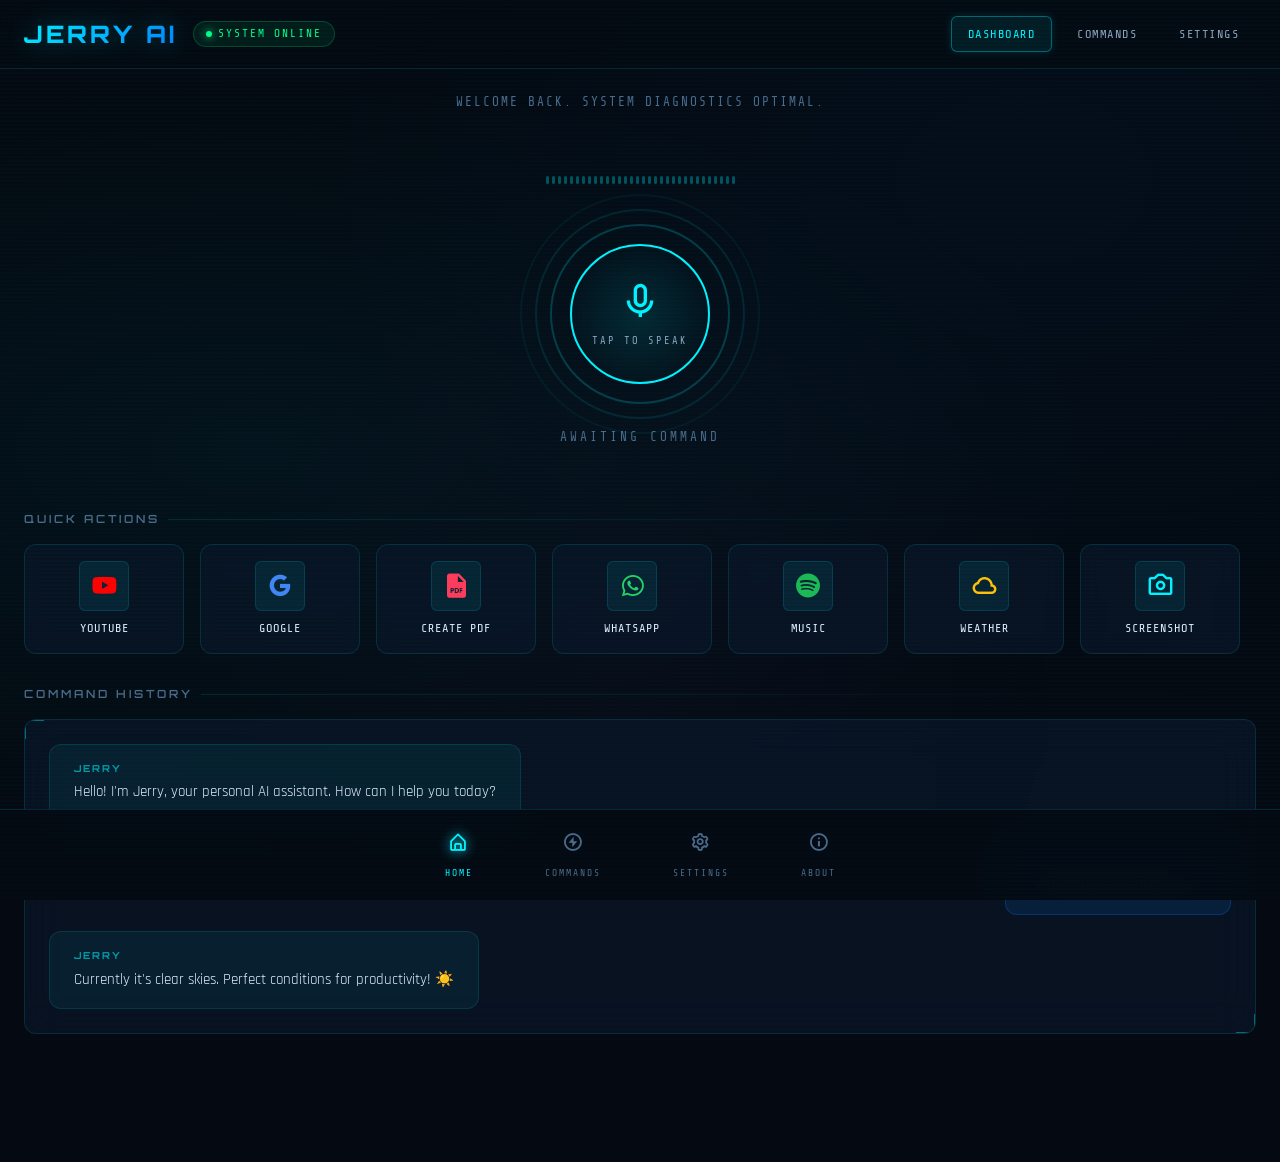
<file: index.html>
<!DOCTYPE html>
<html lang="en">
<head>
  <meta charset="UTF-8">
  <meta name="viewport" content="width=device-width, initial-scale=1.0">
  <meta name="description" content="Jerry AI — Your personal AI voice assistant. Control your PC and Android with futuristic voice commands.">
  <title>Jerry AI — Dashboard</title>
  <link rel="stylesheet" href="index.css">
  <link rel="icon" href="data:image/svg+xml,<svg xmlns='http://www.w3.org/2000/svg' viewBox='0 0 100 100'><text y='.9em' font-size='90'>🤖</text></svg>">
  <link href='https://unpkg.com/boxicons@2.1.4/css/boxicons.min.css' rel='stylesheet'>
  <!-- PWA -->
  <link rel="manifest" href="manifest.json">
  <meta name="theme-color" content="#050a12">
  <meta name="apple-mobile-web-app-capable" content="yes">
  <meta name="apple-mobile-web-app-status-bar-style" content="black-translucent">
  <meta name="apple-mobile-web-app-title" content="Jerry AI">
  <link rel="apple-touch-icon" href="icons/icon-192.png">
</head>
<body>
  <div class="app-container">

    <!-- ═══ HEADER ═══ -->
    <header class="header" id="main-header">
      <div class="header-brand">
        <span class="header-logo">JERRY AI</span>
        <div class="status-badge">
          <span class="status-dot"></span>
          <span>System Online</span>
        </div>
      </div>
      <nav class="header-nav">
        <a href="index.html" class="active">Dashboard</a>
        <a href="commands.html">Commands</a>
        <a href="settings.html">Settings</a>
      </nav>
    </header>

    <!-- ═══ MAIN CONTENT ═══ -->
    <main class="main-content">

      <!-- Welcome Message -->
      <div class="fade-in" style="text-align:center; margin-bottom: 8px;">
        <p style="font-family:var(--font-mono); font-size:0.8rem; color:var(--text-muted); letter-spacing:2px; text-transform:uppercase;">
          Welcome back. System diagnostics optimal.
        </p>
      </div>

      <!-- ─── Voice Activation ─── -->
      <section class="voice-section fade-in" id="voice-section">
        <!-- Waveform Visualizer -->
        <div class="waveform-container" id="waveform">
          <!-- Bars injected by JS -->
        </div>

        <!-- Voice Button -->
        <div class="voice-btn-wrapper">
          <div class="voice-btn-ring"></div>
          <div class="voice-btn-ring"></div>
          <div class="voice-btn-ring"></div>
          <button class="voice-btn" id="voice-btn" aria-label="Activate voice command">
            <span class="mic-icon"><i class='bx bx-microphone'></i></span>
            <span class="btn-label">Tap to speak</span>
          </button>
        </div>
        <p class="voice-status" id="voice-status">Awaiting command</p>
      </section>

      <!-- ─── Quick Actions ─── -->
      <section class="quick-actions slide-up" id="quick-actions">
        <div class="section-label">Quick Actions</div>
        <div class="actions-row stagger-children" id="actions-row">
          <div class="action-card" data-action="open-youtube">
            <div class="card-icon" style="color: #ff0000;"><i class='bx bxl-youtube'></i></div>
            <span class="card-title">YouTube</span>
          </div>
          <div class="action-card" data-action="open-google">
            <div class="card-icon" style="color: #4285F4;"><i class='bx bxl-google'></i></div>
            <span class="card-title">Google</span>
          </div>
          <div class="action-card" data-action="create-pdf">
            <div class="card-icon" style="color: #ff3b5c;"><i class='bx bxs-file-pdf'></i></div>
            <span class="card-title">Create PDF</span>
          </div>
          <div class="action-card" data-action="send-whatsapp">
            <div class="card-icon" style="color: #25D366;"><i class='bx bxl-whatsapp'></i></div>
            <span class="card-title">WhatsApp</span>
          </div>
          <div class="action-card" data-action="play-music">
            <div class="card-icon" style="color: #1DB954;"><i class='bx bxl-spotify'></i></div>
            <span class="card-title">Music</span>
          </div>
          <div class="action-card" data-action="weather">
            <div class="card-icon" style="color: #ffc107;"><i class='bx bx-cloud'></i></div>
            <span class="card-title">Weather</span>
          </div>
          <div class="action-card" data-action="screenshot">
            <div class="card-icon" style="color: var(--cyan);"><i class='bx bx-camera'></i></div>
            <span class="card-title">Screenshot</span>
          </div>
          <div class="action-card" data-action="notepad">
            <div class="card-icon" style="color: var(--cyan);"><i class='bx bx-notepad'></i></div>
            <span class="card-title">Notepad</span>
          </div>
        </div>
      </section>

      <!-- ─── Chat History ─── -->
      <section class="chat-section slide-up" id="chat-section">
        <div class="section-label">Command History</div>
        <div class="chat-panel glass hud-frame" id="chat-panel">
          <!-- Default messages -->
          <div class="chat-bubble jerry">
            <div class="bubble-label">Jerry</div>
            Hello! I'm Jerry, your personal AI assistant. How can I help you today?
          </div>
          <div class="chat-bubble user">
            <div class="bubble-label">You</div>
            "What's the weather today?"
          </div>
          <div class="chat-bubble jerry">
            <div class="bubble-label">Jerry</div>
            Currently it's clear skies. Perfect conditions for productivity! ☀️
          </div>
        </div>
      </section>

      <div class="content-spacer"></div>
    </main>

    <!-- ═══ BOTTOM NAVIGATION ═══ -->
    <nav class="bottom-nav" id="bottom-nav">
      <a href="index.html" class="nav-item active" id="nav-home">
        <span class="nav-icon"><i class='bx bx-home-alt'></i></span>
        <span class="nav-label">Home</span>
      </a>
      <a href="commands.html" class="nav-item" id="nav-commands">
        <span class="nav-icon"><i class='bx bx-bolt-circle'></i></span>
        <span class="nav-label">Commands</span>
      </a>
      <a href="settings.html" class="nav-item" id="nav-settings">
        <span class="nav-icon"><i class='bx bx-cog'></i></span>
        <span class="nav-label">Settings</span>
      </a>
      <a href="#about" class="nav-item" id="nav-about" onclick="showAbout()">
        <span class="nav-icon"><i class='bx bx-info-circle'></i></span>
        <span class="nav-label">About</span>
      </a>
    </nav>

  </div>

  <!-- ═══ ABOUT MODAL ═══ -->
  <div id="about-modal" style="display:none; position:fixed; inset:0; z-index:200; background:rgba(0,0,0,0.8); backdrop-filter:blur(10px); display:none; align-items:center; justify-content:center;">
    <div class="glass-strong about-panel" style="max-width:500px; width:90%; position:relative;">
      <button onclick="closeAbout()" style="position:absolute;top:16px;right:16px;background:none;border:none;color:var(--text-muted);font-size:1.5rem;cursor:pointer;">✕</button>
      <div class="about-logo">JERRY AI</div>
      <div class="about-version">v1.0.0 — Neural Interface</div>
      <p class="about-desc">
        Your personal AI voice assistant. Built with Python voice recognition, Web Speech API,
        and a futuristic HUD interface. Control your PC and Android devices with natural voice commands.
      </p>
      <div style="font-family:var(--font-mono); font-size:0.7rem; color:var(--text-muted); letter-spacing:1px;">
        Core: Python + WebSocket • UI: Custom HUD<br>
        Designed with Google Stitch
      </div>
    </div>
  </div>

  <script src="app.js"></script>
</body>
</html>
</file>
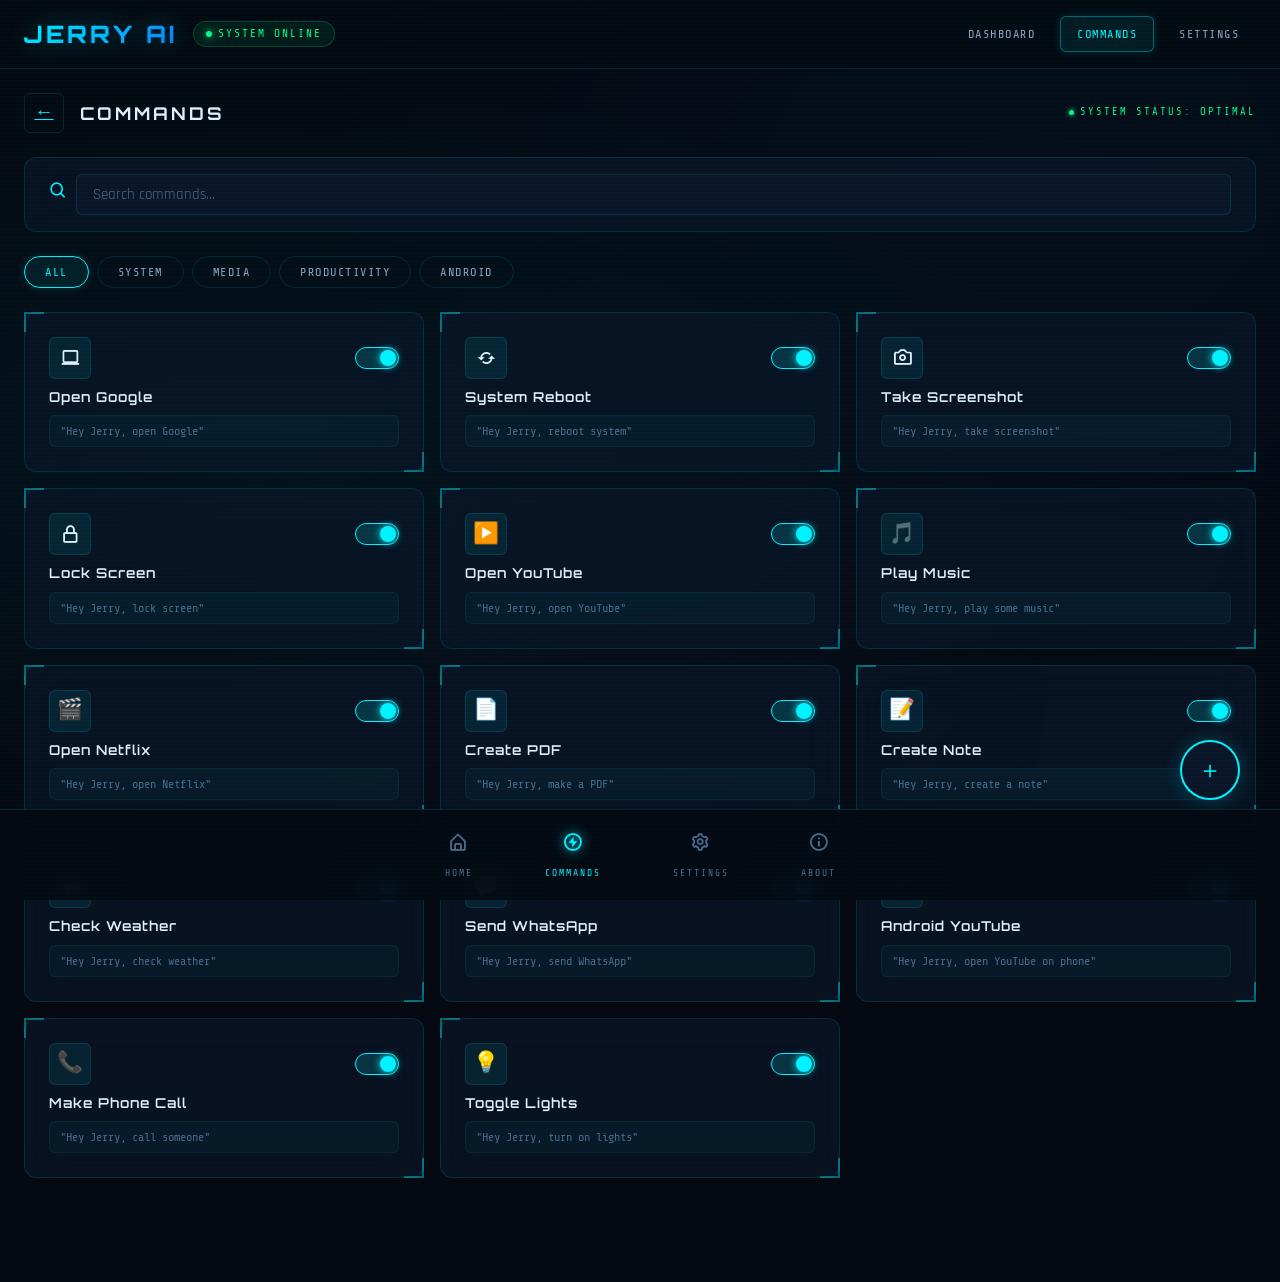
<file: commands.html>
<!DOCTYPE html>
<html lang="en">
<head>
  <meta charset="UTF-8">
  <meta name="viewport" content="width=device-width, initial-scale=1.0">
  <meta name="description" content="Jerry AI — Browse and manage all available voice commands.">
  <title>Jerry AI — Commands</title>
  <link rel="stylesheet" href="index.css">
  <link rel="icon" href="data:image/svg+xml,<svg xmlns='http://www.w3.org/2000/svg' viewBox='0 0 100 100'><text y='.9em' font-size='90'>🤖</text></svg>">
  <link href='https://unpkg.com/boxicons@2.1.4/css/boxicons.min.css' rel='stylesheet'>
  <link rel="manifest" href="manifest.json">
  <meta name="theme-color" content="#050a12">
  <meta name="apple-mobile-web-app-capable" content="yes">
  <meta name="apple-mobile-web-app-status-bar-style" content="black-translucent">
  <link rel="apple-touch-icon" href="icons/icon-192.png">
</head>
<body>
  <div class="app-container">

    <!-- ═══ HEADER ═══ -->
    <header class="header">
      <div class="header-brand">
        <span class="header-logo">JERRY AI</span>
        <div class="status-badge">
          <span class="status-dot"></span>
          <span>System Online</span>
        </div>
      </div>
      <nav class="header-nav">
        <a href="index.html">Dashboard</a>
        <a href="commands.html" class="active">Commands</a>
        <a href="settings.html">Settings</a>
      </nav>
    </header>

    <!-- ═══ MAIN CONTENT ═══ -->
    <main class="main-content">

      <!-- Page Header -->
      <div class="page-header fade-in">
        <a href="index.html" class="back-btn" aria-label="Go back">←</a>
        <h1 class="page-title">Commands</h1>
        <div class="system-status">System Status: Optimal</div>
      </div>

      <!-- Search Bar -->
      <div class="search-bar glass fade-in" id="search-bar">
        <span class="search-icon"><i class='bx bx-search'></i></span>
        <input type="text" id="cmd-search" placeholder="Search commands..." autocomplete="off">
      </div>

      <!-- Category Tabs -->
      <div class="category-tabs fade-in" id="category-tabs">
        <button class="tab-pill active" data-cat="all">All</button>
        <button class="tab-pill" data-cat="system">System</button>
        <button class="tab-pill" data-cat="media">Media</button>
        <button class="tab-pill" data-cat="productivity">Productivity</button>
        <button class="tab-pill" data-cat="android">Android</button>
      </div>

      <!-- Command Grid -->
      <div class="command-grid stagger-children" id="command-grid">

        <!-- SYSTEM -->
        <div class="command-card glass hud-frame" data-category="system">
          <div class="command-card-header">
            <div class="cmd-icon"><i class='bx bx-laptop'></i></div>
            <div class="toggle-switch on" data-cmd="open-google"></div>
          </div>
          <div class="command-name">Open Google</div>
          <div class="command-trigger">"Hey Jerry, open Google"</div>
        </div>

        <div class="command-card glass hud-frame" data-category="system">
          <div class="command-card-header">
            <div class="cmd-icon"><i class='bx bx-refresh'></i></div>
            <div class="toggle-switch on" data-cmd="reboot"></div>
          </div>
          <div class="command-name">System Reboot</div>
          <div class="command-trigger">"Hey Jerry, reboot system"</div>
        </div>

        <div class="command-card glass hud-frame" data-category="system">
          <div class="command-card-header">
            <div class="cmd-icon"><i class='bx bx-camera'></i></div>
            <div class="toggle-switch on" data-cmd="screenshot"></div>
          </div>
          <div class="command-name">Take Screenshot</div>
          <div class="command-trigger">"Hey Jerry, take screenshot"</div>
        </div>

        <div class="command-card glass hud-frame" data-category="system">
          <div class="command-card-header">
            <div class="cmd-icon"><i class='bx bx-lock-alt'></i></div>
            <div class="toggle-switch on" data-cmd="lock"></div>
          </div>
          <div class="command-name">Lock Screen</div>
          <div class="command-trigger">"Hey Jerry, lock screen"</div>
        </div>

        <!-- MEDIA -->
        <div class="command-card glass hud-frame" data-category="media">
          <div class="command-card-header">
            <div class="cmd-icon">▶️</div>
            <div class="toggle-switch on" data-cmd="open-youtube"></div>
          </div>
          <div class="command-name">Open YouTube</div>
          <div class="command-trigger">"Hey Jerry, open YouTube"</div>
        </div>

        <div class="command-card glass hud-frame" data-category="media">
          <div class="command-card-header">
            <div class="cmd-icon">🎵</div>
            <div class="toggle-switch on" data-cmd="play-music"></div>
          </div>
          <div class="command-name">Play Music</div>
          <div class="command-trigger">"Hey Jerry, play some music"</div>
        </div>

        <div class="command-card glass hud-frame" data-category="media">
          <div class="command-card-header">
            <div class="cmd-icon">🎬</div>
            <div class="toggle-switch on" data-cmd="play-netflix"></div>
          </div>
          <div class="command-name">Open Netflix</div>
          <div class="command-trigger">"Hey Jerry, open Netflix"</div>
        </div>

        <!-- PRODUCTIVITY -->
        <div class="command-card glass hud-frame" data-category="productivity">
          <div class="command-card-header">
            <div class="cmd-icon">📄</div>
            <div class="toggle-switch on" data-cmd="create-pdf"></div>
          </div>
          <div class="command-name">Create PDF</div>
          <div class="command-trigger">"Hey Jerry, make a PDF"</div>
        </div>

        <div class="command-card glass hud-frame" data-category="productivity">
          <div class="command-card-header">
            <div class="cmd-icon">📝</div>
            <div class="toggle-switch on" data-cmd="create-note"></div>
          </div>
          <div class="command-name">Create Note</div>
          <div class="command-trigger">"Hey Jerry, create a note"</div>
        </div>

        <div class="command-card glass hud-frame" data-category="productivity">
          <div class="command-card-header">
            <div class="cmd-icon">🌤️</div>
            <div class="toggle-switch on" data-cmd="weather"></div>
          </div>
          <div class="command-name">Check Weather</div>
          <div class="command-trigger">"Hey Jerry, check weather"</div>
        </div>

        <div class="command-card glass hud-frame" data-category="productivity">
          <div class="command-card-header">
            <div class="cmd-icon">💬</div>
            <div class="toggle-switch on" data-cmd="send-whatsapp"></div>
          </div>
          <div class="command-name">Send WhatsApp</div>
          <div class="command-trigger">"Hey Jerry, send WhatsApp"</div>
        </div>

        <!-- ANDROID -->
        <div class="command-card glass hud-frame" data-category="android">
          <div class="command-card-header">
            <div class="cmd-icon">📱</div>
            <div class="toggle-switch on" data-cmd="android-youtube"></div>
          </div>
          <div class="command-name">Android YouTube</div>
          <div class="command-trigger">"Hey Jerry, open YouTube on phone"</div>
        </div>

        <div class="command-card glass hud-frame" data-category="android">
          <div class="command-card-header">
            <div class="cmd-icon">📞</div>
            <div class="toggle-switch on" data-cmd="android-call"></div>
          </div>
          <div class="command-name">Make Phone Call</div>
          <div class="command-trigger">"Hey Jerry, call someone"</div>
        </div>

        <div class="command-card glass hud-frame" data-category="android">
          <div class="command-card-header">
            <div class="cmd-icon">💡</div>
            <div class="toggle-switch on" data-cmd="toggle-lights"></div>
          </div>
          <div class="command-name">Toggle Lights</div>
          <div class="command-trigger">"Hey Jerry, turn on lights"</div>
        </div>

      </div>

      <div class="content-spacer"></div>
    </main>

    <!-- Floating Add Button -->
    <button class="fab" id="fab-add" aria-label="Add custom command" title="Add Custom Command">＋</button>

    <!-- ═══ BOTTOM NAVIGATION ═══ -->
    <nav class="bottom-nav">
      <a href="index.html" class="nav-item">
        <span class="nav-icon"><i class='bx bx-home-alt'></i></span>
        <span class="nav-label">Home</span>
      </a>
      <a href="commands.html" class="nav-item active">
        <span class="nav-icon"><i class='bx bx-bolt-circle'></i></span>
        <span class="nav-label">Commands</span>
      </a>
      <a href="settings.html" class="nav-item">
        <span class="nav-icon"><i class='bx bx-cog'></i></span>
        <span class="nav-label">Settings</span>
      </a>
      <a href="index.html#about" class="nav-item">
        <span class="nav-icon"><i class='bx bx-info-circle'></i></span>
        <span class="nav-label">About</span>
      </a>
    </nav>

  </div>

  <!-- ═══ ADD COMMAND MODAL ═══ -->
  <div id="add-cmd-modal" style="display:none; position:fixed; inset:0; z-index:200; background:rgba(0,0,0,0.8); backdrop-filter:blur(10px); align-items:center; justify-content:center;">
    <div class="glass-strong" style="max-width:480px; width:90%; padding:32px; border-radius:var(--radius-lg); position:relative;">
      <button onclick="document.getElementById('add-cmd-modal').style.display='none'" style="position:absolute;top:16px;right:16px;background:none;border:none;color:var(--text-muted);font-size:1.5rem;cursor:pointer;">✕</button>
      <h2 style="font-family:var(--font-display);font-size:0.85rem;letter-spacing:3px;color:var(--cyan);text-transform:uppercase;margin-bottom:24px;">Add Custom Command</h2>
      <div style="display:flex;flex-direction:column;gap:16px;">
        <div>
          <label style="font-family:var(--font-mono);font-size:0.7rem;color:var(--text-muted);text-transform:uppercase;letter-spacing:1px;display:block;margin-bottom:6px;">Command Name</label>
          <input type="text" id="new-cmd-name" placeholder="e.g. Open Spotify">
        </div>
        <div>
          <label style="font-family:var(--font-mono);font-size:0.7rem;color:var(--text-muted);text-transform:uppercase;letter-spacing:1px;display:block;margin-bottom:6px;">Trigger Phrase</label>
          <input type="text" id="new-cmd-trigger" placeholder='e.g. "Hey Jerry, open Spotify"'>
        </div>
        <div>
          <label style="font-family:var(--font-mono);font-size:0.7rem;color:var(--text-muted);text-transform:uppercase;letter-spacing:1px;display:block;margin-bottom:6px;">Category</label>
          <select id="new-cmd-category">
            <option value="system">System</option>
            <option value="media">Media</option>
            <option value="productivity">Productivity</option>
            <option value="android">Android</option>
          </select>
        </div>
        <button class="btn-save" style="margin-top:8px;" onclick="addCustomCommand()">Add Command</button>
      </div>
    </div>
  </div>

  <script src="app.js"></script>
</body>
</html>
</file>
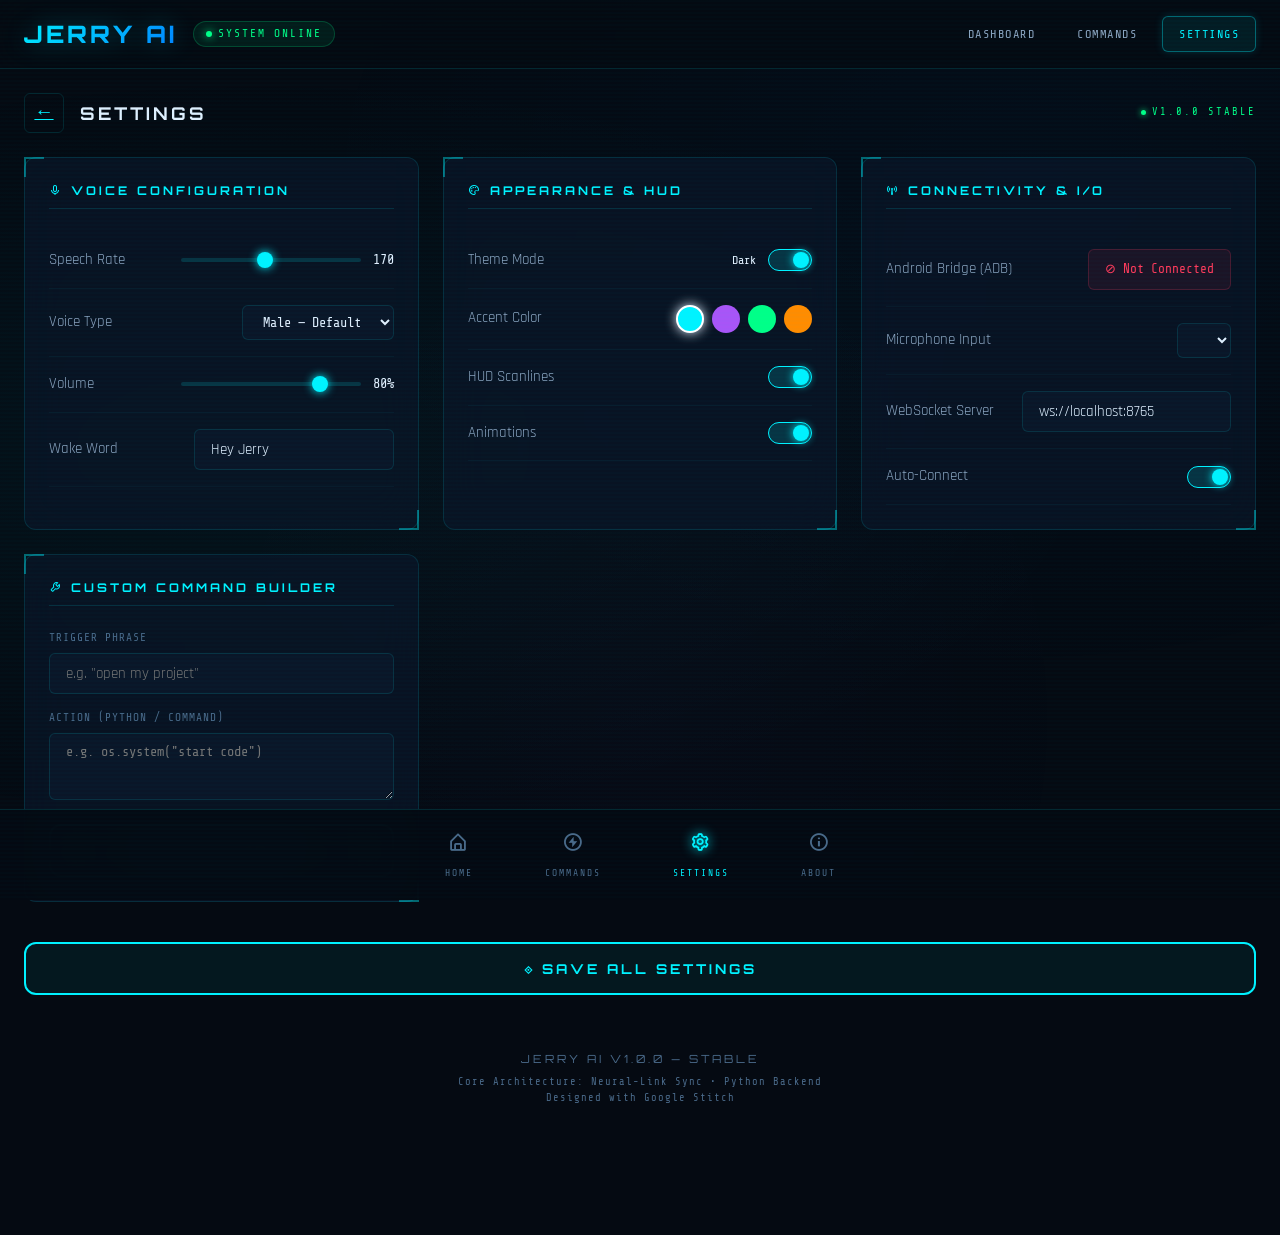
<file: settings.html>
<!DOCTYPE html>
<html lang="en">
<head>
  <meta charset="UTF-8">
  <meta name="viewport" content="width=device-width, initial-scale=1.0">
  <meta name="description" content="Jerry AI — Configure voice settings, appearance, connections, and custom commands.">
  <title>Jerry AI — Settings</title>
  <link rel="stylesheet" href="index.css">
  <link rel="icon" href="data:image/svg+xml,<svg xmlns='http://www.w3.org/2000/svg' viewBox='0 0 100 100'><text y='.9em' font-size='90'>🤖</text></svg>">
  <link href='https://unpkg.com/boxicons@2.1.4/css/boxicons.min.css' rel='stylesheet'>
  <link rel="manifest" href="manifest.json">
  <meta name="theme-color" content="#050a12">
  <meta name="apple-mobile-web-app-capable" content="yes">
  <meta name="apple-mobile-web-app-status-bar-style" content="black-translucent">
  <link rel="apple-touch-icon" href="icons/icon-192.png">
</head>
<body>
  <div class="app-container">

    <!-- ═══ HEADER ═══ -->
    <header class="header">
      <div class="header-brand">
        <span class="header-logo">JERRY AI</span>
        <div class="status-badge">
          <span class="status-dot"></span>
          <span>System Online</span>
        </div>
      </div>
      <nav class="header-nav">
        <a href="index.html">Dashboard</a>
        <a href="commands.html">Commands</a>
        <a href="settings.html" class="active">Settings</a>
      </nav>
    </header>

    <!-- ═══ MAIN CONTENT ═══ -->
    <main class="main-content">

      <!-- Page Header -->
      <div class="page-header fade-in">
        <a href="index.html" class="back-btn" aria-label="Go back">←</a>
        <h1 class="page-title">Settings</h1>
        <div class="system-status">v1.0.0 Stable</div>
      </div>

      <!-- Settings Grid -->
      <div class="settings-grid">

        <!-- ─── Voice Configuration ─── -->
        <section class="settings-section glass hud-frame fade-in">
          <h2 class="settings-section-title"><i class='bx bx-microphone'></i> Voice Configuration</h2>

          <div class="setting-row">
            <span class="setting-label">Speech Rate</span>
            <div style="display:flex;align-items:center;gap:12px;">
              <input type="range" id="speech-rate" min="100" max="250" value="170">
              <span class="setting-value" id="rate-value">170</span>
            </div>
          </div>

          <div class="setting-row">
            <span class="setting-label">Voice Type</span>
            <select id="voice-type">
              <option value="male">Male — Default</option>
              <option value="female">Female</option>
              <option value="robotic">Robotic</option>
            </select>
          </div>

          <div class="setting-row">
            <span class="setting-label">Volume</span>
            <div style="display:flex;align-items:center;gap:12px;">
              <input type="range" id="volume" min="0" max="100" value="80">
              <span class="setting-value" id="vol-value">80%</span>
            </div>
          </div>

          <div class="setting-row">
            <span class="setting-label">Wake Word</span>
            <input type="text" id="wake-word" value="Hey Jerry" style="max-width:200px;">
          </div>
        </section>

        <!-- ─── Appearance & HUD ─── -->
        <section class="settings-section glass hud-frame fade-in">
          <h2 class="settings-section-title"><i class='bx bx-palette'></i> Appearance & HUD</h2>

          <div class="setting-row">
            <span class="setting-label">Theme Mode</span>
            <div style="display:flex;align-items:center;gap:12px;">
              <span class="setting-value" style="font-size:0.75rem;">Dark</span>
              <div class="toggle-switch on" id="theme-toggle"></div>
            </div>
          </div>

          <div class="setting-row">
            <span class="setting-label">Accent Color</span>
            <div class="color-picker" id="color-picker">
              <div class="color-dot cyan selected" data-color="cyan" title="Cyan"></div>
              <div class="color-dot purple" data-color="purple" title="Purple"></div>
              <div class="color-dot green" data-color="green" title="Green"></div>
              <div class="color-dot orange" data-color="orange" title="Orange"></div>
            </div>
          </div>

          <div class="setting-row">
            <span class="setting-label">HUD Scanlines</span>
            <div class="toggle-switch on" id="scanline-toggle"></div>
          </div>

          <div class="setting-row">
            <span class="setting-label">Animations</span>
            <div class="toggle-switch on" id="animation-toggle"></div>
          </div>
        </section>

        <!-- ─── Connectivity & I/O ─── -->
        <section class="settings-section glass hud-frame fade-in">
          <h2 class="settings-section-title"><i class='bx bx-broadcast'></i> Connectivity & I/O</h2>

          <div class="setting-row">
            <span class="setting-label">Android Bridge (ADB)</span>
            <div class="adb-status disconnected" id="adb-status">
              <span>⊘ Not Connected</span>
            </div>
          </div>

          <div class="setting-row">
            <span class="setting-label">Microphone Input</span>
            <select id="mic-input">
              <option value="default">Default Microphone</option>
            </select>
          </div>

          <div class="setting-row">
            <span class="setting-label">WebSocket Server</span>
            <div style="display:flex;align-items:center;gap:8px;">
              <input type="text" id="ws-server" value="ws://localhost:8765" style="max-width:220px;">
            </div>
          </div>

          <div class="setting-row">
            <span class="setting-label">Auto-Connect</span>
            <div class="toggle-switch on" id="autoconnect-toggle"></div>
          </div>
        </section>

        <!-- ─── Custom Command Builder ─── -->
        <section class="settings-section glass hud-frame fade-in">
          <h2 class="settings-section-title"><i class='bx bx-wrench'></i> Custom Command Builder</h2>

          <div style="display:flex;flex-direction:column;gap:16px;">
            <div>
              <label style="font-family:var(--font-mono);font-size:0.7rem;color:var(--text-muted);text-transform:uppercase;letter-spacing:1px;display:block;margin-bottom:6px;">Trigger Phrase</label>
              <input type="text" id="custom-trigger" placeholder='e.g. "open my project"'>
            </div>
            <div>
              <label style="font-family:var(--font-mono);font-size:0.7rem;color:var(--text-muted);text-transform:uppercase;letter-spacing:1px;display:block;margin-bottom:6px;">Action (Python / Command)</label>
              <textarea id="custom-action" rows="3" style="font-family:var(--font-mono);font-size:0.85rem;resize:vertical;" placeholder='e.g. os.system("start code")'></textarea>
            </div>
            <button class="btn-save" style="margin-top:0;" onclick="saveCustomCommand()">Add to Jerry</button>
          </div>
        </section>

      </div>

      <!-- Save All Button -->
      <button class="btn-save" id="save-settings" onclick="saveAllSettings()">
        ⟐ Save All Settings
      </button>

      <!-- System Info -->
      <div class="fade-in" style="text-align:center; margin-top:32px; padding:24px;">
        <div style="font-family:var(--font-display);font-size:0.7rem;color:var(--text-muted);letter-spacing:3px;text-transform:uppercase;">Jerry AI v1.0.0 — Stable</div>
        <div style="font-family:var(--font-mono);font-size:0.65rem;color:var(--text-muted);margin-top:8px;letter-spacing:1px;">
          Core Architecture: Neural-Link Sync • Python Backend<br>
          Designed with Google Stitch
        </div>
      </div>

      <div class="content-spacer"></div>
    </main>

    <!-- ═══ BOTTOM NAVIGATION ═══ -->
    <nav class="bottom-nav">
      <a href="index.html" class="nav-item">
        <span class="nav-icon"><i class='bx bx-home-alt'></i></span>
        <span class="nav-label">Home</span>
      </a>
      <a href="commands.html" class="nav-item">
        <span class="nav-icon"><i class='bx bx-bolt-circle'></i></span>
        <span class="nav-label">Commands</span>
      </a>
      <a href="settings.html" class="nav-item active">
        <span class="nav-icon"><i class='bx bx-cog'></i></span>
        <span class="nav-label">Settings</span>
      </a>
      <a href="index.html#about" class="nav-item">
        <span class="nav-icon"><i class='bx bx-info-circle'></i></span>
        <span class="nav-label">About</span>
      </a>
    </nav>

  </div>

  <script src="app.js"></script>
</body>
</html>
</file>
<file: index.css>
/* ============================================
   JERRY AI — Design System
   JARVIS-Inspired Futuristic HUD Theme
   ============================================ */

/* ---------- Google Fonts ---------- */
@import url('https://fonts.googleapis.com/css2?family=Orbitron:wght@400;500;600;700;800;900&family=Rajdhani:wght@300;400;500;600;700&family=Share+Tech+Mono&display=swap');

/* ---------- CSS Custom Properties ---------- */
:root {
  /* Core palette */
  --bg-primary:    #050a12;
  --bg-secondary:  #0a1628;
  --bg-tertiary:   #0f1f3a;
  --bg-card:       rgba(10, 22, 40, 0.7);
  --bg-glass:      rgba(0, 242, 255, 0.04);

  /* Accent colors */
  --cyan:          #00f2ff;
  --cyan-dim:      #00c8d4;
  --cyan-glow:     rgba(0, 242, 255, 0.25);
  --cyan-subtle:   rgba(0, 242, 255, 0.08);
  --blue:          #0080ff;
  --blue-glow:     rgba(0, 128, 255, 0.2);
  --green:         #00ff88;
  --green-dim:     #00cc6a;
  --red:           #ff3b5c;
  --orange:        #ff8c00;
  --purple:        #a855f7;

  /* Text */
  --text-primary:  #e0f0ff;
  --text-secondary:#8ba4c0;
  --text-muted:    #4a6a8a;
  --text-accent:   var(--cyan);

  /* Borders */
  --border-default: rgba(0, 242, 255, 0.12);
  --border-hover:   rgba(0, 242, 255, 0.35);
  --border-active:  rgba(0, 242, 255, 0.6);

  /* Shadows / Glows */
  --glow-sm: 0 0 8px rgba(0, 242, 255, 0.15);
  --glow-md: 0 0 20px rgba(0, 242, 255, 0.2);
  --glow-lg: 0 0 40px rgba(0, 242, 255, 0.25), 0 0 80px rgba(0, 242, 255, 0.08);
  --glow-btn: 0 0 30px rgba(0, 242, 255, 0.4), 0 0 60px rgba(0, 242, 255, 0.15), inset 0 0 30px rgba(0, 242, 255, 0.1);

  /* Typography */
  --font-display:   'Orbitron', monospace, sans-serif;
  --font-body:      'Rajdhani', sans-serif;
  --font-mono:      'Share Tech Mono', monospace;

  /* Spacing */
  --gap-xs: 4px;
  --gap-sm: 8px;
  --gap-md: 16px;
  --gap-lg: 24px;
  --gap-xl: 40px;

  /* Borders */
  --radius-sm: 6px;
  --radius-md: 12px;
  --radius-lg: 20px;
  --radius-full: 50%;

  /* Transitions */
  --ease-out: cubic-bezier(0.22, 1, 0.36, 1);
  --transition-fast: 0.2s var(--ease-out);
  --transition-med:  0.35s var(--ease-out);
  --transition-slow: 0.6s var(--ease-out);
}

/* ---------- Light Theme Overrides ---------- */
body.light-theme {
  --bg-primary:    #f0f4f8;
  --bg-secondary:  #e1e8f0;
  --bg-tertiary:   #d2dce6;
  --bg-card:       rgba(255, 255, 255, 0.85);
  --bg-glass:      rgba(0, 0, 0, 0.04);

  --text-primary:  #1a202c;
  --text-secondary:#4a5568;
  --text-muted:    #718096;

  --border-default: rgba(0, 0, 0, 0.1);
  --border-hover:   rgba(0, 0, 0, 0.2);
  --border-active:  rgba(0, 128, 255, 0.4);

  --cyan-glow:     rgba(0, 128, 255, 0.15);
  --cyan-subtle:   rgba(0, 128, 255, 0.05);

  --glow-sm: 0 4px 6px rgba(0, 0, 0, 0.05);
  --glow-md: 0 10px 15px rgba(0, 0, 0, 0.1);
  --glow-lg: 0 20px 25px rgba(0, 0, 0, 0.15);
  --glow-btn: 0 4px 14px rgba(0, 128, 255, 0.2);
}

body.light-theme .header {
  background: rgba(240, 244, 248, 0.9);
}

body.light-theme .bottom-nav {
  background: rgba(240, 244, 248, 0.95);
}

body.light-theme .glass-strong {
  background: rgba(255, 255, 255, 0.95);
}

body.light-theme .voice-btn {
  background: radial-gradient(circle, rgba(255,255,255,1) 0%, rgba(240,244,248,1) 70%);
}

body.light-theme::before {
  background: repeating-linear-gradient(
    0deg,
    transparent,
    transparent 2px,
    rgba(0, 0, 0, 0.02) 2px,
    rgba(0, 0, 0, 0.02) 4px
  );
}

body.light-theme .chat-bubble.user {
  background: rgba(0, 128, 255, 0.1);
  border: 1px solid rgba(0, 128, 255, 0.2);
}

body.light-theme .chat-bubble.jerry {
  background: rgba(255, 255, 255, 0.6);
  border: 1px solid var(--border-default);
}

*, *::before, *::after {
  margin: 0;
  padding: 0;
  box-sizing: border-box;
}

html {
  font-size: 16px;
  scroll-behavior: smooth;
  -webkit-font-smoothing: antialiased;
}

body {
  font-family: var(--font-body);
  background: var(--bg-primary);
  color: var(--text-primary);
  min-height: 100vh;
  overflow-x: hidden;
  line-height: 1.5;
  font-weight: 400;
}

/* ---------- Scanline Overlay ---------- */
body::before {
  content: '';
  position: fixed;
  inset: 0;
  background: repeating-linear-gradient(
    0deg,
    transparent,
    transparent 2px,
    rgba(0, 242, 255, 0.015) 2px,
    rgba(0, 242, 255, 0.015) 4px
  );
  pointer-events: none;
  z-index: 9999;
}

/* ---------- Hex Grid Background ---------- */
body::after {
  content: '';
  position: fixed;
  inset: 0;
  background-image:
    radial-gradient(ellipse at 20% 50%, rgba(0, 242, 255, 0.04) 0%, transparent 60%),
    radial-gradient(ellipse at 80% 20%, rgba(0, 128, 255, 0.03) 0%, transparent 50%),
    radial-gradient(ellipse at 50% 80%, rgba(168, 85, 247, 0.02) 0%, transparent 50%);
  pointer-events: none;
  z-index: -1;
}

/* ============================================
   GLASSMORPHISM UTILITIES
   ============================================ */

.glass {
  background: var(--bg-card);
  backdrop-filter: blur(20px);
  -webkit-backdrop-filter: blur(20px);
  border: 1px solid var(--border-default);
  border-radius: var(--radius-md);
}

.glass-strong {
  background: rgba(10, 22, 40, 0.85);
  backdrop-filter: blur(30px);
  -webkit-backdrop-filter: blur(30px);
  border: 1px solid var(--border-hover);
  border-radius: var(--radius-md);
}

.glass:hover {
  border-color: var(--border-hover);
  box-shadow: var(--glow-sm);
}

/* Corner brackets decoration */
.hud-frame {
  position: relative;
}
.hud-frame::before,
.hud-frame::after {
  content: '';
  position: absolute;
  width: 20px;
  height: 20px;
  border-color: var(--cyan);
  border-style: solid;
  opacity: 0.4;
}
.hud-frame::before {
  top: -1px; left: -1px;
  border-width: 2px 0 0 2px;
}
.hud-frame::after {
  bottom: -1px; right: -1px;
  border-width: 0 2px 2px 0;
}

/* ============================================
   LAYOUT
   ============================================ */

.app-container {
  width: 100%;
  min-height: 100vh;
  display: flex;
  flex-direction: column;
}

/* ---------- Header ---------- */
.header {
  display: flex;
  align-items: center;
  justify-content: space-between;
  padding: var(--gap-md) var(--gap-lg);
  background: rgba(5, 10, 18, 0.9);
  border-bottom: 1px solid var(--border-default);
  backdrop-filter: blur(20px);
  position: sticky;
  top: 0;
  z-index: 100;
}

.header-brand {
  display: flex;
  align-items: center;
  gap: var(--gap-md);
}

.header-logo {
  font-family: var(--font-display);
  font-size: 1.5rem;
  font-weight: 800;
  letter-spacing: 3px;
  background: linear-gradient(135deg, var(--cyan), var(--blue));
  -webkit-background-clip: text;
  -webkit-text-fill-color: transparent;
  background-clip: text;
  text-shadow: none;
  filter: drop-shadow(0 0 12px rgba(0, 242, 255, 0.3));
}

.status-badge {
  display: flex;
  align-items: center;
  gap: 6px;
  padding: 4px 12px;
  border-radius: 20px;
  background: rgba(0, 255, 136, 0.08);
  border: 1px solid rgba(0, 255, 136, 0.2);
  font-family: var(--font-mono);
  font-size: 0.7rem;
  color: var(--green);
  text-transform: uppercase;
  letter-spacing: 2px;
}

.status-dot {
  width: 6px;
  height: 6px;
  background: var(--green);
  border-radius: 50%;
  animation: pulse-dot 2s ease-in-out infinite;
  box-shadow: 0 0 8px var(--green);
}

@keyframes pulse-dot {
  0%, 100% { opacity: 1; transform: scale(1); }
  50%      { opacity: 0.5; transform: scale(0.8); }
}

.header-nav {
  display: flex;
  align-items: center;
  gap: var(--gap-sm);
}

.header-nav a,
.header-nav button {
  font-family: var(--font-mono);
  font-size: 0.75rem;
  text-transform: uppercase;
  letter-spacing: 1.5px;
  color: var(--text-secondary);
  text-decoration: none;
  background: none;
  border: 1px solid transparent;
  padding: 8px 16px;
  border-radius: var(--radius-sm);
  cursor: pointer;
  transition: all var(--transition-fast);
}

.header-nav a:hover,
.header-nav button:hover,
.header-nav a.active {
  color: var(--cyan);
  border-color: var(--border-hover);
  background: var(--cyan-subtle);
  box-shadow: var(--glow-sm);
}

/* ---------- Main Content ---------- */
.main-content {
  flex: 1;
  padding: var(--gap-lg);
  max-width: 1400px;
  margin: 0 auto;
  width: 100%;
}

/* ============================================
   VOICE ACTIVATION SECTION
   ============================================ */

.voice-section {
  display: flex;
  flex-direction: column;
  align-items: center;
  justify-content: center;
  padding: var(--gap-xl) 0;
  position: relative;
}

/* Waveform visualizer */
.waveform-container {
  display: flex;
  align-items: center;
  justify-content: center;
  gap: 3px;
  height: 40px;
  margin-bottom: var(--gap-lg);
}

.waveform-bar {
  width: 3px;
  height: 8px;
  background: var(--cyan);
  border-radius: 2px;
  opacity: 0.3;
  transition: height 0.1s ease;
}

.waveform-bar.active {
  animation: wave-pulse 0.8s ease-in-out infinite;
  opacity: 0.9;
  box-shadow: 0 0 6px var(--cyan);
}

@keyframes wave-pulse {
  0%, 100% { height: 8px; }
  50%      { height: var(--wave-height, 30px); }
}

/* Voice Button */
.voice-btn-wrapper {
  position: relative;
  width: 180px;
  height: 180px;
  display: flex;
  align-items: center;
  justify-content: center;
  margin-bottom: var(--gap-lg);
}

.voice-btn-ring {
  position: absolute;
  inset: 0;
  border-radius: 50%;
  border: 2px solid rgba(0, 242, 255, 0.2);
  animation: ring-pulse 3s ease-in-out infinite;
}

.voice-btn-ring:nth-child(2) {
  inset: -15px;
  border-color: rgba(0, 242, 255, 0.1);
  animation-delay: 0.5s;
}

.voice-btn-ring:nth-child(3) {
  inset: -30px;
  border-color: rgba(0, 242, 255, 0.05);
  animation-delay: 1s;
}

@keyframes ring-pulse {
  0%, 100% { transform: scale(1); opacity: 1; }
  50%      { transform: scale(1.08); opacity: 0.5; }
}

.voice-btn {
  width: 140px;
  height: 140px;
  border-radius: 50%;
  border: 2px solid var(--cyan);
  background: radial-gradient(circle, rgba(0, 242, 255, 0.12) 0%, rgba(0, 242, 255, 0.02) 70%);
  cursor: pointer;
  display: flex;
  flex-direction: column;
  align-items: center;
  justify-content: center;
  gap: 8px;
  transition: all var(--transition-med);
  position: relative;
  z-index: 2;
}

.voice-btn:hover {
  box-shadow: var(--glow-btn);
  border-color: var(--cyan);
  transform: scale(1.05);
}

.voice-btn.listening {
  border-color: var(--green);
  box-shadow: 0 0 40px rgba(0, 255, 136, 0.4), 0 0 80px rgba(0, 255, 136, 0.15);
  animation: listening-pulse 1.5s ease-in-out infinite;
}

@keyframes listening-pulse {
  0%, 100% { box-shadow: 0 0 30px rgba(0, 255, 136, 0.3); }
  50%      { box-shadow: 0 0 60px rgba(0, 255, 136, 0.5), 0 0 100px rgba(0, 255, 136, 0.2); }
}

.voice-btn .mic-icon {
  font-size: 2.5rem;
  color: var(--cyan);
  transition: color var(--transition-fast);
}

.voice-btn.listening .mic-icon {
  color: var(--green);
}

.voice-btn .btn-label {
  font-family: var(--font-mono);
  font-size: 0.65rem;
  color: var(--text-secondary);
  text-transform: uppercase;
  letter-spacing: 2px;
}

.voice-status {
  font-family: var(--font-mono);
  font-size: 0.8rem;
  color: var(--text-muted);
  text-transform: uppercase;
  letter-spacing: 3px;
}

.voice-status.active {
  color: var(--green);
  text-shadow: 0 0 10px rgba(0, 255, 136, 0.5);
}

/* ============================================
   QUICK ACTIONS
   ============================================ */

.quick-actions {
  margin: var(--gap-lg) 0;
}

.section-label {
  font-family: var(--font-display);
  font-size: 0.7rem;
  font-weight: 600;
  color: var(--text-muted);
  text-transform: uppercase;
  letter-spacing: 3px;
  margin-bottom: var(--gap-md);
  display: flex;
  align-items: center;
  gap: var(--gap-sm);
}

.section-label::after {
  content: '';
  flex: 1;
  height: 1px;
  background: linear-gradient(to right, var(--border-default), transparent);
}

.actions-row {
  display: flex;
  gap: var(--gap-md);
  overflow-x: auto;
  padding-bottom: var(--gap-sm);
  scrollbar-width: thin;
  scrollbar-color: var(--cyan-dim) transparent;
}

.actions-row::-webkit-scrollbar {
  height: 4px;
}
.actions-row::-webkit-scrollbar-track {
  background: transparent;
}
.actions-row::-webkit-scrollbar-thumb {
  background: var(--cyan-dim);
  border-radius: 2px;
}

.action-card {
  flex: 0 0 160px;
  padding: var(--gap-md);
  background: var(--bg-card);
  border: 1px solid var(--border-default);
  border-radius: var(--radius-md);
  backdrop-filter: blur(10px);
  cursor: pointer;
  transition: all var(--transition-med);
  text-align: center;
  display: flex;
  flex-direction: column;
  align-items: center;
  gap: var(--gap-sm);
  position: relative;
  overflow: hidden;
}

.action-card::before {
  content: '';
  position: absolute;
  top: 0;
  left: 0;
  right: 0;
  height: 2px;
  background: linear-gradient(to right, transparent, var(--cyan), transparent);
  opacity: 0;
  transition: opacity var(--transition-fast);
}

.action-card:hover {
  border-color: var(--border-hover);
  box-shadow: var(--glow-md);
  transform: translateY(-4px);
}

.action-card:hover::before {
  opacity: 1;
}

.action-card .card-icon {
  font-size: 1.8rem;
  width: 50px;
  height: 50px;
  display: flex;
  align-items: center;
  justify-content: center;
  border-radius: var(--radius-sm);
  background: var(--cyan-subtle);
  border: 1px solid var(--border-default);
}

.action-card .card-title {
  font-family: var(--font-mono);
  font-size: 0.75rem;
  color: var(--text-primary);
  letter-spacing: 1px;
  text-transform: uppercase;
}

/* ============================================
   CHAT HISTORY
   ============================================ */

.chat-section {
  margin: var(--gap-lg) 0;
}

.chat-panel {
  padding: var(--gap-lg);
  max-height: 400px;
  overflow-y: auto;
  display: flex;
  flex-direction: column;
  gap: var(--gap-md);
  scrollbar-width: thin;
  scrollbar-color: var(--cyan-dim) transparent;
}

.chat-bubble {
  max-width: 75%;
  padding: var(--gap-md) var(--gap-lg);
  border-radius: var(--radius-md);
  font-family: var(--font-body);
  font-size: 0.95rem;
  line-height: 1.6;
  animation: bubble-in 0.4s var(--ease-out);
}

@keyframes bubble-in {
  from { opacity: 0; transform: translateY(12px) scale(0.95); }
  to   { opacity: 1; transform: translateY(0) scale(1); }
}

.chat-bubble.user {
  align-self: flex-end;
  background: rgba(0, 128, 255, 0.12);
  border: 1px solid rgba(0, 128, 255, 0.25);
  color: var(--text-primary);
}

.chat-bubble.jerry {
  align-self: flex-start;
  background: rgba(0, 242, 255, 0.06);
  border: 1px solid var(--border-default);
  color: var(--text-primary);
}

.chat-bubble .bubble-label {
  font-family: var(--font-display);
  font-size: 0.6rem;
  font-weight: 700;
  text-transform: uppercase;
  letter-spacing: 2px;
  margin-bottom: 4px;
  opacity: 0.6;
}

.chat-bubble.user .bubble-label { color: var(--blue); }
.chat-bubble.jerry .bubble-label { color: var(--cyan); }

/* ============================================
   COMMANDS PAGE
   ============================================ */

.search-bar {
  display: flex;
  align-items: center;
  gap: var(--gap-sm);
  padding: var(--gap-md) var(--gap-lg);
  margin-bottom: var(--gap-lg);
  position: relative;
}

.search-bar input {
  flex: 1;
  background: transparent;
  border: none;
  outline: none;
  color: var(--text-primary);
  font-family: var(--font-body);
  font-size: 1rem;
}

.search-bar input::placeholder {
  color: var(--text-muted);
}

.search-bar .search-icon {
  color: var(--cyan);
  font-size: 1.2rem;
}

/* Category Tabs */
.category-tabs {
  display: flex;
  gap: var(--gap-sm);
  margin-bottom: var(--gap-lg);
  flex-wrap: wrap;
}

.tab-pill {
  padding: 8px 20px;
  border-radius: 20px;
  border: 1px solid var(--border-default);
  background: transparent;
  color: var(--text-secondary);
  font-family: var(--font-mono);
  font-size: 0.75rem;
  text-transform: uppercase;
  letter-spacing: 1.5px;
  cursor: pointer;
  transition: all var(--transition-fast);
}

.tab-pill:hover {
  border-color: var(--border-hover);
  color: var(--cyan);
}

.tab-pill.active {
  background: var(--cyan-subtle);
  border-color: var(--cyan);
  color: var(--cyan);
  box-shadow: var(--glow-sm);
}

/* Command Grid */
.command-grid {
  display: grid;
  grid-template-columns: repeat(auto-fill, minmax(300px, 1fr));
  gap: var(--gap-md);
}

.command-card {
  padding: var(--gap-lg);
  display: flex;
  flex-direction: column;
  gap: var(--gap-sm);
  transition: all var(--transition-med);
  cursor: pointer;
}

.command-card:hover {
  transform: translateY(-3px);
  box-shadow: var(--glow-md);
}

.command-card-header {
  display: flex;
  align-items: center;
  justify-content: space-between;
}

.command-card-header .cmd-icon {
  width: 42px;
  height: 42px;
  display: flex;
  align-items: center;
  justify-content: center;
  border-radius: var(--radius-sm);
  background: var(--cyan-subtle);
  border: 1px solid var(--border-default);
  font-size: 1.3rem;
}

.command-name {
  font-family: var(--font-display);
  font-size: 0.85rem;
  font-weight: 600;
  letter-spacing: 1px;
  color: var(--text-primary);
}

.command-trigger {
  font-family: var(--font-mono);
  font-size: 0.75rem;
  color: var(--text-muted);
  padding: 6px 10px;
  background: rgba(0, 242, 255, 0.04);
  border-radius: var(--radius-sm);
  border: 1px solid rgba(0, 242, 255, 0.06);
}

/* Toggle Switch */
.toggle-switch {
  position: relative;
  width: 44px;
  height: 22px;
  background: rgba(255, 255, 255, 0.08);
  border-radius: 11px;
  border: 1px solid var(--border-default);
  cursor: pointer;
  transition: all var(--transition-fast);
}

.toggle-switch::after {
  content: '';
  position: absolute;
  top: 2px;
  left: 2px;
  width: 16px;
  height: 16px;
  background: var(--text-muted);
  border-radius: 50%;
  transition: all var(--transition-fast);
}

.toggle-switch.on {
  background: rgba(0, 242, 255, 0.15);
  border-color: var(--cyan);
}

.toggle-switch.on::after {
  left: 24px;
  background: var(--cyan);
  box-shadow: 0 0 8px var(--cyan);
}

/* Floating Add Button */
.fab {
  position: fixed;
  bottom: 100px;
  right: 40px;
  width: 60px;
  height: 60px;
  border-radius: 50%;
  border: 2px solid var(--cyan);
  background: var(--bg-secondary);
  color: var(--cyan);
  font-size: 1.5rem;
  cursor: pointer;
  display: flex;
  align-items: center;
  justify-content: center;
  transition: all var(--transition-med);
  box-shadow: var(--glow-md);
  z-index: 50;
}

.fab:hover {
  box-shadow: var(--glow-lg);
  transform: scale(1.1) rotate(90deg);
  background: var(--cyan-subtle);
}

/* ============================================
   SETTINGS PAGE
   ============================================ */

.settings-grid {
  display: grid;
  grid-template-columns: repeat(auto-fit, minmax(380px, 1fr));
  gap: var(--gap-lg);
}

.settings-section {
  padding: var(--gap-lg);
}

.settings-section-title {
  font-family: var(--font-display);
  font-size: 0.75rem;
  font-weight: 700;
  letter-spacing: 3px;
  color: var(--cyan);
  text-transform: uppercase;
  margin-bottom: var(--gap-lg);
  padding-bottom: var(--gap-sm);
  border-bottom: 1px solid var(--border-default);
}

.setting-row {
  display: flex;
  align-items: center;
  justify-content: space-between;
  padding: var(--gap-md) 0;
  border-bottom: 1px solid rgba(0, 242, 255, 0.04);
}

.setting-label {
  font-family: var(--font-body);
  font-size: 0.95rem;
  color: var(--text-secondary);
}

.setting-value {
  font-family: var(--font-mono);
  font-size: 0.85rem;
  color: var(--text-primary);
}

/* Custom Range Slider */
input[type="range"] {
  -webkit-appearance: none;
  appearance: none;
  width: 180px;
  height: 4px;
  background: rgba(0, 242, 255, 0.15);
  border-radius: 2px;
  outline: none;
  cursor: pointer;
}

input[type="range"]::-webkit-slider-thumb {
  -webkit-appearance: none;
  width: 16px;
  height: 16px;
  background: var(--cyan);
  border-radius: 50%;
  box-shadow: 0 0 10px var(--cyan);
  cursor: pointer;
}

input[type="range"]::-moz-range-thumb {
  width: 16px;
  height: 16px;
  background: var(--cyan);
  border-radius: 50%;
  box-shadow: 0 0 10px var(--cyan);
  cursor: pointer;
  border: none;
}

/* Custom Select */
select {
  background: var(--bg-secondary);
  border: 1px solid var(--border-default);
  color: var(--text-primary);
  font-family: var(--font-mono);
  font-size: 0.85rem;
  padding: 8px 16px;
  border-radius: var(--radius-sm);
  outline: none;
  cursor: pointer;
  transition: border-color var(--transition-fast);
}

select:hover, select:focus {
  border-color: var(--cyan);
}

/* Custom Input */
input[type="text"],
textarea {
  background: var(--bg-secondary);
  border: 1px solid var(--border-default);
  color: var(--text-primary);
  font-family: var(--font-body);
  font-size: 0.95rem;
  padding: 10px 16px;
  border-radius: var(--radius-sm);
  outline: none;
  width: 100%;
  transition: border-color var(--transition-fast);
}

input[type="text"]:focus,
textarea:focus {
  border-color: var(--cyan);
  box-shadow: var(--glow-sm);
}

/* Accent Color Picker */
.color-picker {
  display: flex;
  gap: var(--gap-sm);
}

.color-dot {
  width: 28px;
  height: 28px;
  border-radius: 50%;
  cursor: pointer;
  border: 2px solid transparent;
  transition: all var(--transition-fast);
}

.color-dot:hover {
  transform: scale(1.2);
}

.color-dot.selected {
  border-color: #fff;
  box-shadow: 0 0 12px currentColor;
}

.color-dot.cyan    { background: var(--cyan); }
.color-dot.purple  { background: var(--purple); }
.color-dot.green   { background: var(--green); }
.color-dot.orange  { background: var(--orange); }

/* Save Button */
.btn-save {
  width: 100%;
  padding: 16px;
  border: 2px solid var(--cyan);
  background: rgba(0, 242, 255, 0.06);
  color: var(--cyan);
  font-family: var(--font-display);
  font-size: 0.85rem;
  font-weight: 700;
  letter-spacing: 3px;
  text-transform: uppercase;
  border-radius: var(--radius-md);
  cursor: pointer;
  transition: all var(--transition-med);
  margin-top: var(--gap-xl);
}

.btn-save:hover {
  background: rgba(0, 242, 255, 0.15);
  box-shadow: var(--glow-lg);
  transform: translateY(-2px);
}

/* ADB Status */
.adb-status {
  display: flex;
  align-items: center;
  gap: var(--gap-sm);
  padding: 10px 16px;
  border-radius: var(--radius-sm);
  font-family: var(--font-mono);
  font-size: 0.8rem;
}

.adb-status.connected {
  background: rgba(0, 255, 136, 0.08);
  border: 1px solid rgba(0, 255, 136, 0.2);
  color: var(--green);
}

.adb-status.disconnected {
  background: rgba(255, 59, 92, 0.08);
  border: 1px solid rgba(255, 59, 92, 0.2);
  color: var(--red);
}

/* ============================================
   BOTTOM NAVIGATION
   ============================================ */

.bottom-nav {
  position: fixed;
  bottom: 0;
  left: 0;
  right: 0;
  display: flex;
  justify-content: center;
  gap: var(--gap-xl);
  padding: var(--gap-md) var(--gap-lg);
  background: rgba(5, 10, 18, 0.95);
  border-top: 1px solid var(--border-default);
  backdrop-filter: blur(20px);
  z-index: 100;
}

.nav-item {
  display: flex;
  flex-direction: column;
  align-items: center;
  gap: 4px;
  text-decoration: none;
  color: var(--text-muted);
  cursor: pointer;
  transition: all var(--transition-fast);
  padding: 4px 16px;
  border-radius: var(--radius-sm);
}

.nav-item:hover {
  color: var(--cyan);
}

.nav-item.active {
  color: var(--cyan);
}

.nav-item .nav-icon {
  font-size: 1.3rem;
  transition: transform var(--transition-fast);
}

.nav-item:hover .nav-icon {
  transform: translateY(-2px);
}

.nav-item.active .nav-icon {
  filter: drop-shadow(0 0 6px var(--cyan));
}

.nav-item .nav-label {
  font-family: var(--font-mono);
  font-size: 0.6rem;
  text-transform: uppercase;
  letter-spacing: 2px;
}

/* ============================================
   PAGE-SPECIFIC HEADER
   ============================================ */

.page-header {
  display: flex;
  align-items: center;
  gap: var(--gap-md);
  margin-bottom: var(--gap-lg);
}

.back-btn {
  width: 40px;
  height: 40px;
  border-radius: var(--radius-sm);
  border: 1px solid var(--border-default);
  background: transparent;
  color: var(--cyan);
  font-size: 1.2rem;
  cursor: pointer;
  display: flex;
  align-items: center;
  justify-content: center;
  transition: all var(--transition-fast);
}

.back-btn:hover {
  border-color: var(--cyan);
  box-shadow: var(--glow-sm);
}

.page-title {
  font-family: var(--font-display);
  font-size: 1.1rem;
  font-weight: 700;
  letter-spacing: 3px;
  color: var(--text-primary);
  text-transform: uppercase;
}

/* System status badge in header */
.system-status {
  margin-left: auto;
  font-family: var(--font-mono);
  font-size: 0.65rem;
  color: var(--green);
  text-transform: uppercase;
  letter-spacing: 2px;
  display: flex;
  align-items: center;
  gap: 6px;
}

.system-status::before {
  content: '';
  width: 5px;
  height: 5px;
  background: var(--green);
  border-radius: 50%;
  box-shadow: 0 0 6px var(--green);
}

/* ============================================
   ABOUT SECTION / MODAL
   ============================================ */

.about-panel {
  text-align: center;
  padding: var(--gap-xl);
}

.about-logo {
  font-family: var(--font-display);
  font-size: 3rem;
  font-weight: 900;
  letter-spacing: 6px;
  background: linear-gradient(135deg, var(--cyan), var(--blue), var(--purple));
  -webkit-background-clip: text;
  -webkit-text-fill-color: transparent;
  background-clip: text;
  margin-bottom: var(--gap-md);
  filter: drop-shadow(0 0 20px rgba(0, 242, 255, 0.3));
}

.about-version {
  font-family: var(--font-mono);
  font-size: 0.85rem;
  color: var(--text-muted);
  letter-spacing: 2px;
  margin-bottom: var(--gap-lg);
}

.about-desc {
  font-size: 1rem;
  color: var(--text-secondary);
  max-width: 500px;
  margin: 0 auto var(--gap-lg);
  line-height: 1.8;
}

/* ============================================
   ANIMATIONS & UTILITIES
   ============================================ */

.fade-in {
  animation: fadeIn 0.6s var(--ease-out);
}

@keyframes fadeIn {
  from { opacity: 0; transform: translateY(20px); }
  to   { opacity: 1; transform: translateY(0); }
}

.slide-up {
  animation: slideUp 0.5s var(--ease-out);
}

@keyframes slideUp {
  from { opacity: 0; transform: translateY(40px); }
  to   { opacity: 1; transform: translateY(0); }
}

/* Stagger children animation */
.stagger-children > * {
  opacity: 0;
  animation: fadeIn 0.5s var(--ease-out) forwards;
}
.stagger-children > *:nth-child(1) { animation-delay: 0.05s; }
.stagger-children > *:nth-child(2) { animation-delay: 0.1s; }
.stagger-children > *:nth-child(3) { animation-delay: 0.15s; }
.stagger-children > *:nth-child(4) { animation-delay: 0.2s; }
.stagger-children > *:nth-child(5) { animation-delay: 0.25s; }
.stagger-children > *:nth-child(6) { animation-delay: 0.3s; }
.stagger-children > *:nth-child(7) { animation-delay: 0.35s; }
.stagger-children > *:nth-child(8) { animation-delay: 0.4s; }

/* Utility: No scrollbar */
.no-scrollbar::-webkit-scrollbar { display: none; }
.no-scrollbar { scrollbar-width: none; }

/* Footer space for bottom nav */
.content-spacer {
  height: 80px;
}

/* ============================================
   RESPONSIVE
   ============================================ */

@media (max-width: 1024px) {
  .main-content {
    padding: var(--gap-md);
  }
  .settings-grid {
    grid-template-columns: 1fr;
  }
  .command-grid {
    grid-template-columns: repeat(auto-fill, minmax(260px, 1fr));
  }
}

@media (max-width: 768px) {
  .header-logo {
    font-size: 1.1rem;
    letter-spacing: 2px;
  }
  .header-nav {
    display: none;
  }
  .voice-btn-wrapper {
    width: 150px;
    height: 150px;
  }
  .voice-btn {
    width: 110px;
    height: 110px;
  }
  .action-card {
    flex: 0 0 130px;
  }
  .bottom-nav {
    gap: var(--gap-md);
    padding: var(--gap-sm) var(--gap-md);
  }
  .chat-bubble {
    max-width: 90%;
  }
  .command-grid {
    grid-template-columns: 1fr;
  }
  .fab {
    right: 20px;
    bottom: 80px;
    width: 50px;
    height: 50px;
  }
}

@media (max-width: 480px) {
  .header-logo {
    font-size: 0.9rem;
  }
  .voice-btn-wrapper {
    width: 120px;
    height: 120px;
  }
  .voice-btn {
    width: 90px;
    height: 90px;
  }
  .voice-btn .mic-icon {
    font-size: 1.8rem;
  }
  .action-card {
    flex: 0 0 110px;
    padding: var(--gap-sm);
  }
}
</file>
